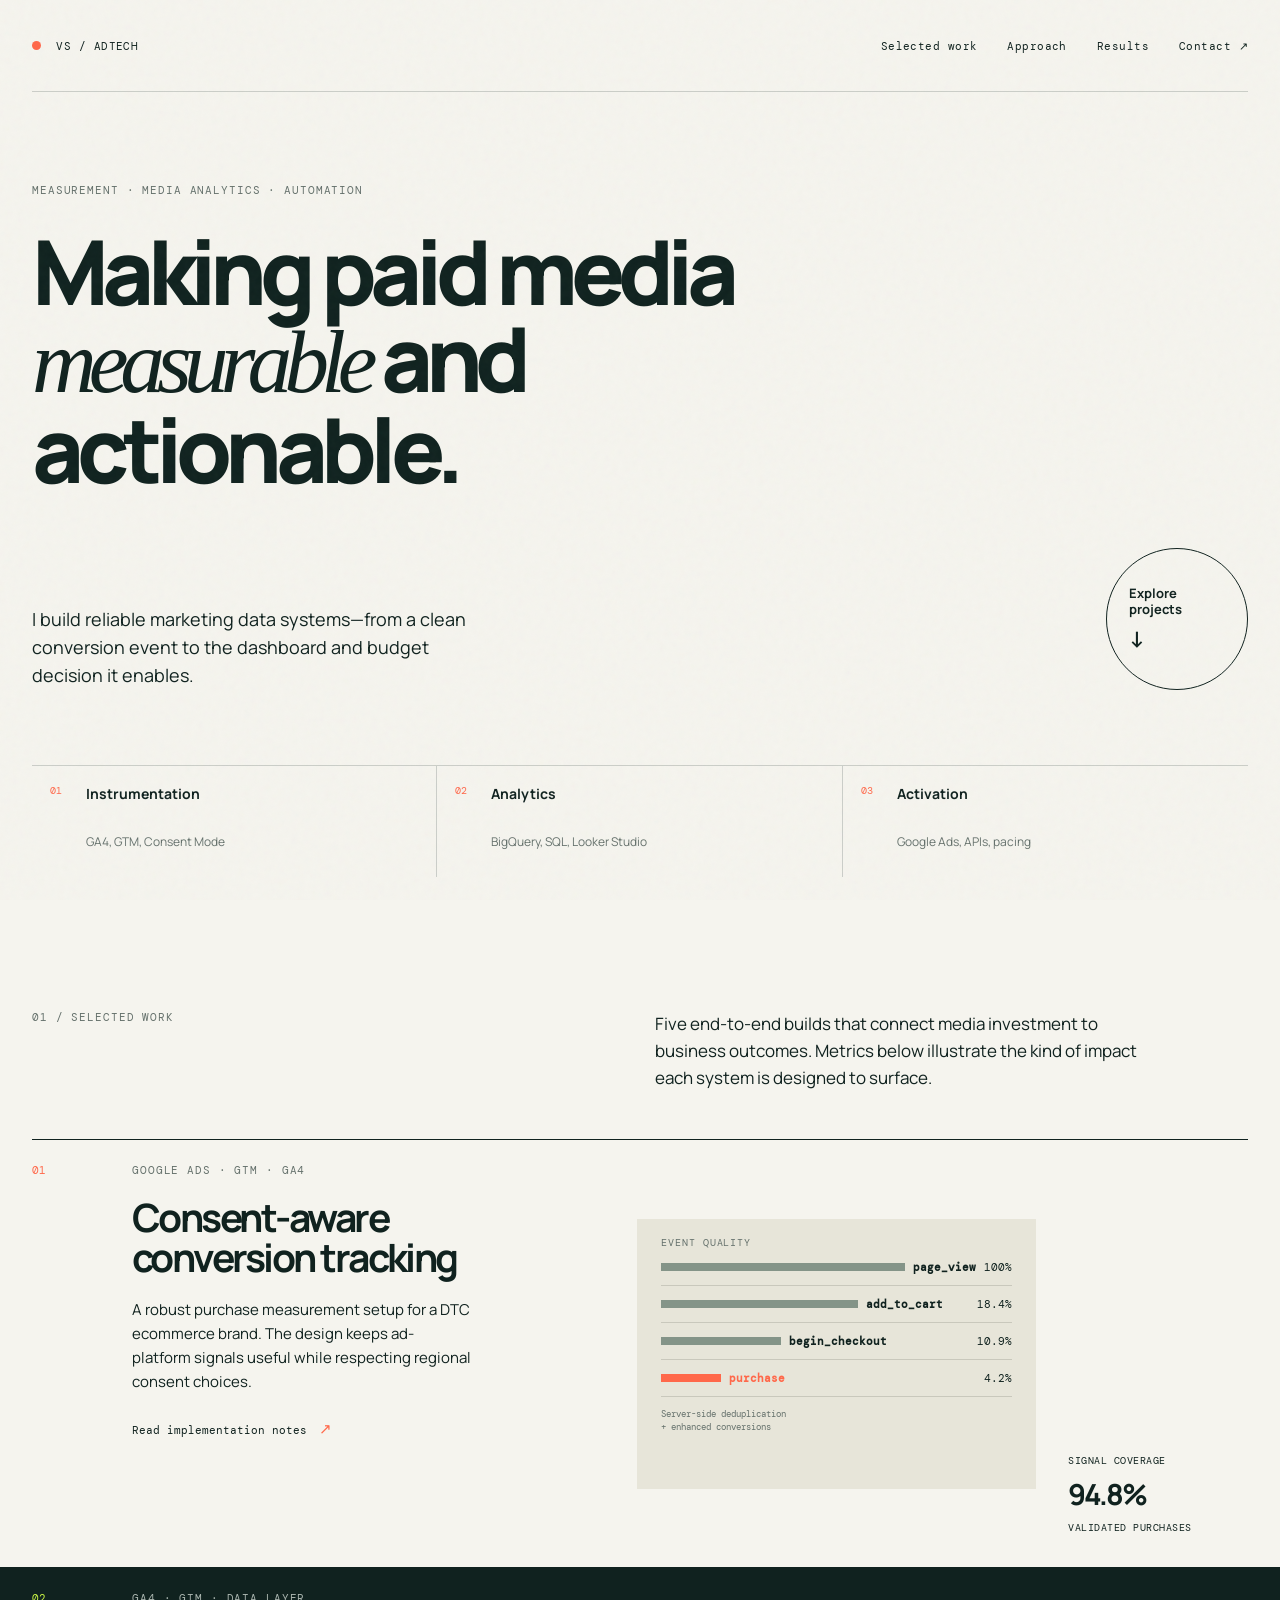
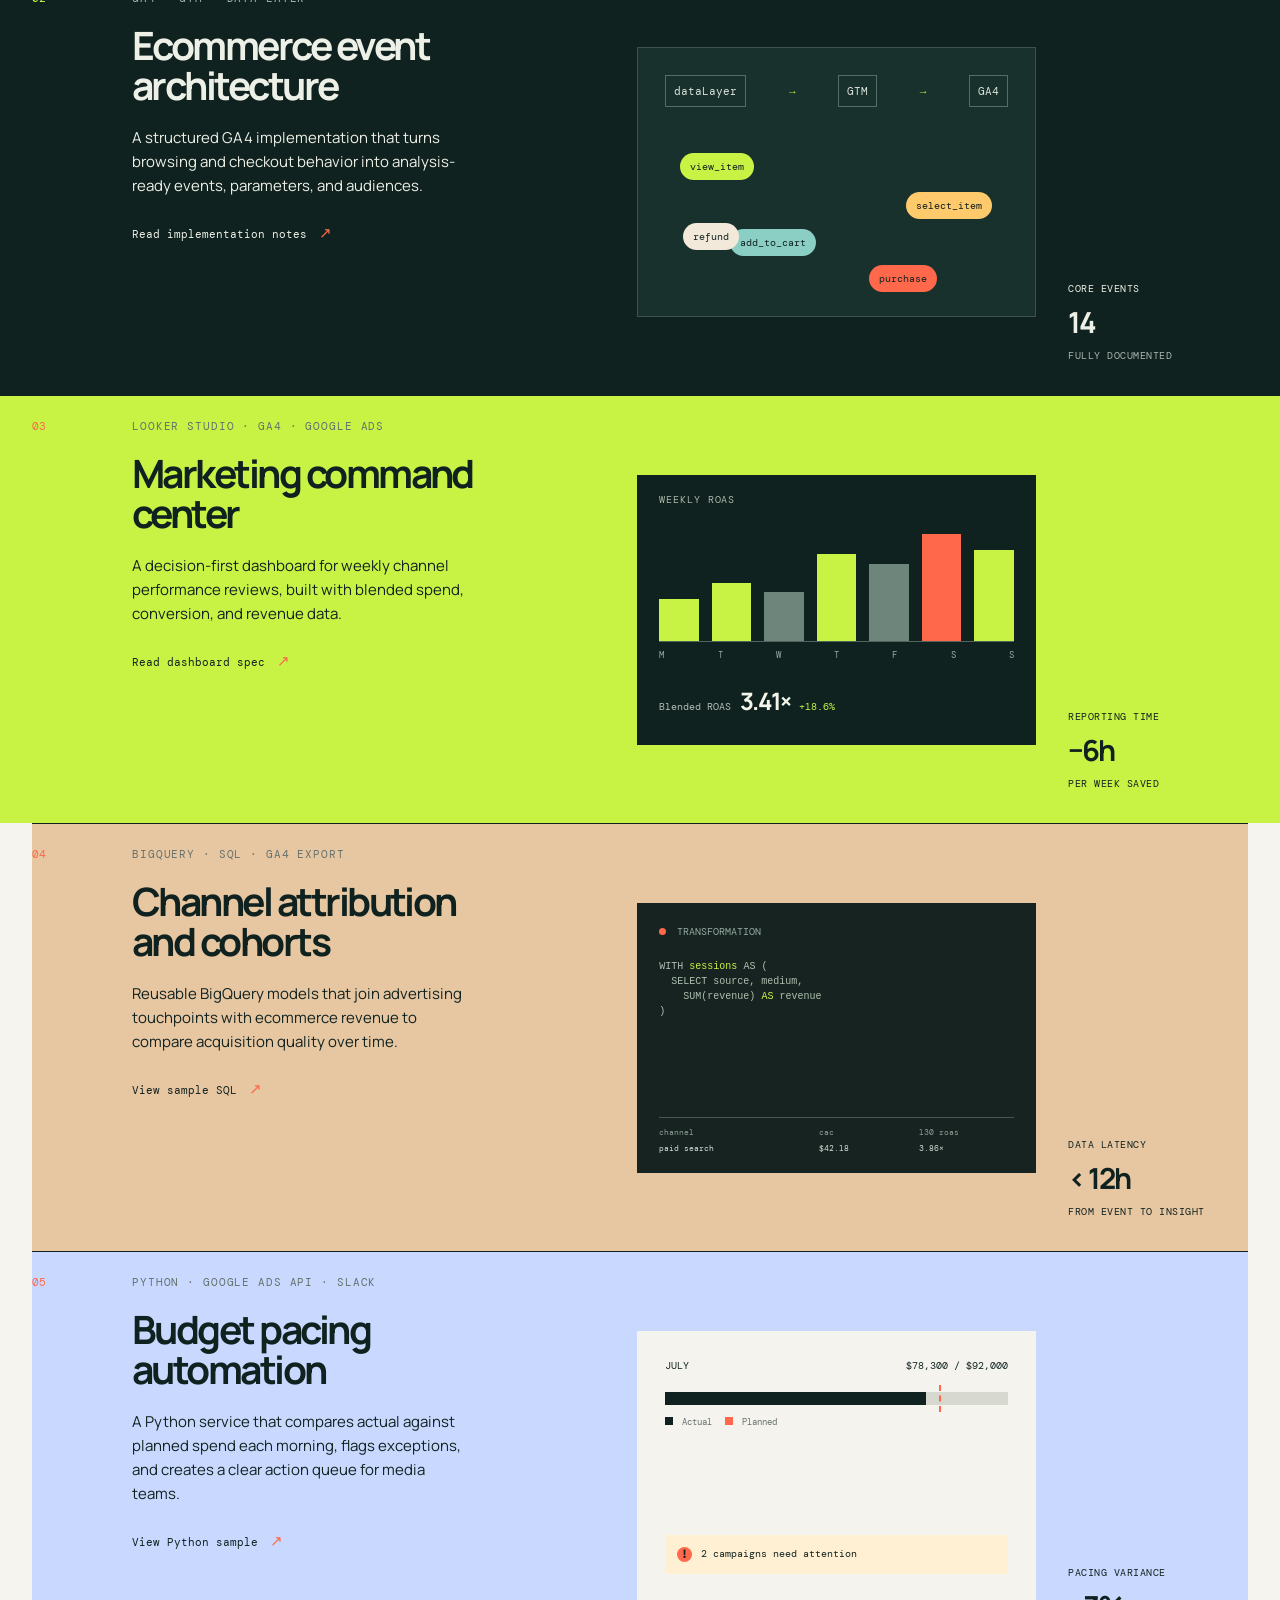
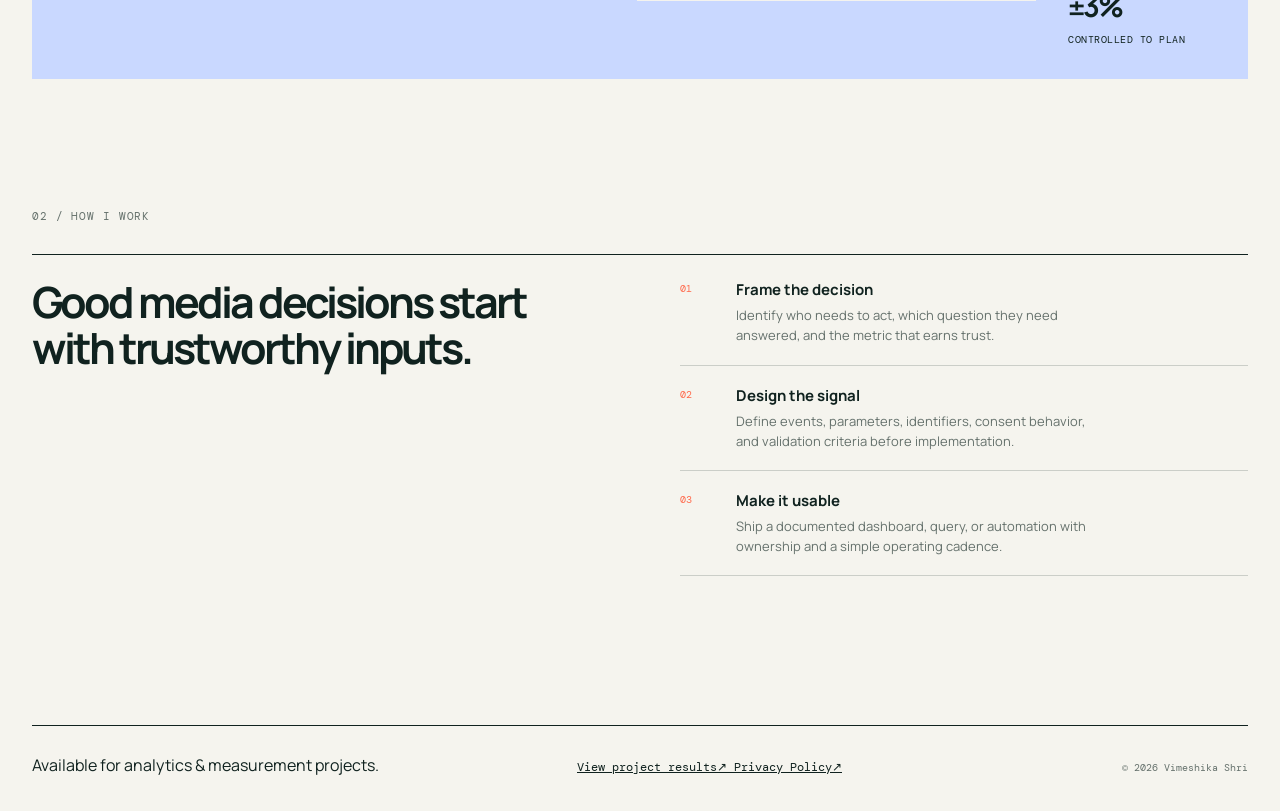
<file: index.html>
<!doctype html>
<html lang="en">
  <head>
    <meta charset="utf-8" />
    <meta name="viewport" content="width=device-width, initial-scale=1" />
    <meta name="description" content="A portfolio of practical AdTech, measurement, analytics, and automation work." />
    <title>Vimeshika Shri — AdTech Portfolio</title>
    <link rel="preconnect" href="https://fonts.googleapis.com" />
    <link rel="preconnect" href="https://fonts.gstatic.com" crossorigin />
    <link href="https://fonts.googleapis.com/css2?family=DM+Mono:wght@400;500&family=Manrope:wght@400;500;600;700;800&display=swap" rel="stylesheet" />
    <link rel="stylesheet" href="styles.css" />
  </head>
  <body>
    <div class="noise" aria-hidden="true"></div>
    <header class="topbar shell">
      <a class="brand" href="#top" aria-label="Vimeshika Shri home" data-vimeshika-label="Vimeshika Shri home"><span></span> VS / ADTECH</a>
      <nav aria-label="Main navigation">
        <a href="#work">Selected work</a>
        <a href="#approach">Approach</a>
        <a href="results.html">Results</a>
        <a href="mailto:vimeshika.balamurali@gmail.com">Contact ↗</a>
      </nav>
    </header>

    <main id="top">
      <section class="hero shell">
        <p class="eyebrow">Measurement · Media analytics · Automation</p>
        <h1>Making paid media<br /><em>measurable</em> and actionable.</h1>
        <div class="hero-foot">
          <p>I build reliable marketing data systems—from a clean conversion event to the dashboard and budget decision it enables.</p>
          <a class="round-link" href="#work">Explore projects <b>↓</b></a>
        </div>
        <div class="signal-grid" aria-label="Core capabilities">
          <div><span>01</span><strong>Instrumentation</strong><small>GA4, GTM, Consent Mode</small></div>
          <div><span>02</span><strong>Analytics</strong><small>BigQuery, SQL, Looker Studio</small></div>
          <div><span>03</span><strong>Activation</strong><small>Google Ads, APIs, pacing</small></div>
        </div>
      </section>

      <section class="work shell" id="work">
        <div class="section-head">
          <p class="eyebrow">01 / Selected work</p>
          <p class="intro">Five end-to-end builds that connect media investment to business outcomes. Metrics below illustrate the kind of impact each system is designed to surface.</p>
        </div>

        <article class="project project-featured">
          <div class="project-number">01</div>
          <div class="project-copy">
            <p class="tag">Google Ads · GTM · GA4</p>
            <h2>Consent-aware<br />conversion tracking</h2>
            <p class="description">A robust purchase measurement setup for a DTC ecommerce brand. The design keeps ad-platform signals useful while respecting regional consent choices.</p>
            <a href="projects/01_google_ads_conversion_tracking.md">Read implementation notes <span>↗</span></a>
          </div>
          <div class="visual visual-funnel" aria-label="Conversion measurement funnel visualization">
            <div class="viz-label">EVENT QUALITY</div>
            <div class="funnel-row"><i></i><b>page_view</b><span>100%</span></div>
            <div class="funnel-row"><i></i><b>add_to_cart</b><span>18.4%</span></div>
            <div class="funnel-row"><i></i><b>begin_checkout</b><span>10.9%</span></div>
            <div class="funnel-row active"><i></i><b>purchase</b><span>4.2%</span></div>
            <p>Server-side deduplication<br />+ enhanced conversions</p>
          </div>
          <div class="project-result"><span>Signal coverage</span><strong>94.8%</strong><small>validated purchases</small></div>
        </article>

        <article class="project project-dark">
          <div class="project-number">02</div>
          <div class="project-copy">
            <p class="tag">GA4 · GTM · Data layer</p>
            <h2>Ecommerce event<br />architecture</h2>
            <p class="description">A structured GA4 implementation that turns browsing and checkout behavior into analysis-ready events, parameters, and audiences.</p>
            <a href="projects/02_ga4_gtm_ecommerce.md">Read implementation notes <span>↗</span></a>
          </div>
          <div class="visual visual-events" aria-label="Ecommerce events architecture visualization">
            <div class="flow"><span>dataLayer</span><i>→</i><span>GTM</span><i>→</i><span>GA4</span></div>
            <div class="event-chip c1">view_item</div><div class="event-chip c2">select_item</div>
            <div class="event-chip c3">add_to_cart</div><div class="event-chip c4">purchase</div>
            <div class="event-chip c5">refund</div>
          </div>
          <div class="project-result"><span>Core events</span><strong>14</strong><small>fully documented</small></div>
        </article>

        <article class="project project-light">
          <div class="project-number">03</div>
          <div class="project-copy">
            <p class="tag">Looker Studio · GA4 · Google Ads</p>
            <h2>Marketing command<br />center</h2>
            <p class="description">A decision-first dashboard for weekly channel performance reviews, built with blended spend, conversion, and revenue data.</p>
            <a href="projects/03_looker_marketing_dashboard.md">Read dashboard spec <span>↗</span></a>
          </div>
          <div class="visual visual-chart" aria-label="Marketing dashboard visualization">
            <div class="viz-label">WEEKLY ROAS</div>
            <div class="chart-bars"><i style="height:35%"></i><i style="height:48%"></i><i style="height:41%"></i><i style="height:72%"></i><i style="height:64%"></i><i style="height:89%"></i><i style="height:76%"></i></div>
            <div class="chart-axis"><span>M</span><span>T</span><span>W</span><span>T</span><span>F</span><span>S</span><span>S</span></div>
            <div class="chart-kpi"><span>Blended ROAS</span><b>3.41×</b><em>+18.6%</em></div>
          </div>
          <div class="project-result"><span>Reporting time</span><strong>−6h</strong><small>per week saved</small></div>
        </article>

        <article class="project project-sand">
          <div class="project-number">04</div>
          <div class="project-copy">
            <p class="tag">BigQuery · SQL · GA4 export</p>
            <h2>Channel attribution<br />and cohorts</h2>
            <p class="description">Reusable BigQuery models that join advertising touchpoints with ecommerce revenue to compare acquisition quality over time.</p>
            <a href="projects/04_bigquery_marketing_analytics.sql">View sample SQL <span>↗</span></a>
          </div>
          <div class="visual visual-sql" aria-label="SQL data model visualization">
            <div class="sql-title"><i></i> TRANSFORMATION</div>
            <code>WITH <b>sessions</b> AS (</code>
            <code>&nbsp;&nbsp;SELECT source, medium,</code>
            <code>&nbsp;&nbsp;&nbsp;&nbsp;SUM(revenue) <b>AS</b> revenue</code>
            <code>)</code>
            <div class="sql-output"><span>channel</span><span>cac</span><span>l30 roas</span><b>paid search</b><b>$42.18</b><b>3.86×</b></div>
          </div>
          <div class="project-result"><span>Data latency</span><strong>&lt; 12h</strong><small>from event to insight</small></div>
        </article>

        <article class="project project-ink">
          <div class="project-number">05</div>
          <div class="project-copy">
            <p class="tag">Python · Google Ads API · Slack</p>
            <h2>Budget pacing<br />automation</h2>
            <p class="description">A Python service that compares actual against planned spend each morning, flags exceptions, and creates a clear action queue for media teams.</p>
            <a href="projects/05_google_ads_budget_pacer.py">View Python sample <span>↗</span></a>
          </div>
          <div class="visual visual-pacing" aria-label="Budget pacing visualization">
            <div class="pace-head"><span>JULY</span><b>$78,300 / $92,000</b></div>
            <div class="pace-track"><i></i><b></b></div>
            <div class="pace-legend"><span><i></i> Actual</span><span><i></i> Planned</span></div>
            <div class="alert"><b>!</b><span>2 campaigns need attention</span></div>
          </div>
          <div class="project-result"><span>Pacing variance</span><strong>±3%</strong><small>controlled to plan</small></div>
        </article>
      </section>

      <section class="approach shell" id="approach">
        <p class="eyebrow">02 / How I work</p>
        <div class="approach-grid">
          <h2>Good media decisions start with trustworthy inputs.</h2>
          <ol>
            <li><span>01</span><div><b>Frame the decision</b><p>Identify who needs to act, which question they need answered, and the metric that earns trust.</p></div></li>
            <li><span>02</span><div><b>Design the signal</b><p>Define events, parameters, identifiers, consent behavior, and validation criteria before implementation.</p></div></li>
            <li><span>03</span><div><b>Make it usable</b><p>Ship a documented dashboard, query, or automation with ownership and a simple operating cadence.</p></div></li>
          </ol>
        </div>
      </section>
    </main>

    <footer class="shell">
      <p>Available for analytics & measurement projects.</p>
      <p><a href="results.html">View project results↗ </a>
      <a href="privacy-policy.html">Privacy Policy↗</a></p>
      <p><small>© 2026 Vimeshika Shri</small></p>
    </footer>
  </body>
</html>
</file>
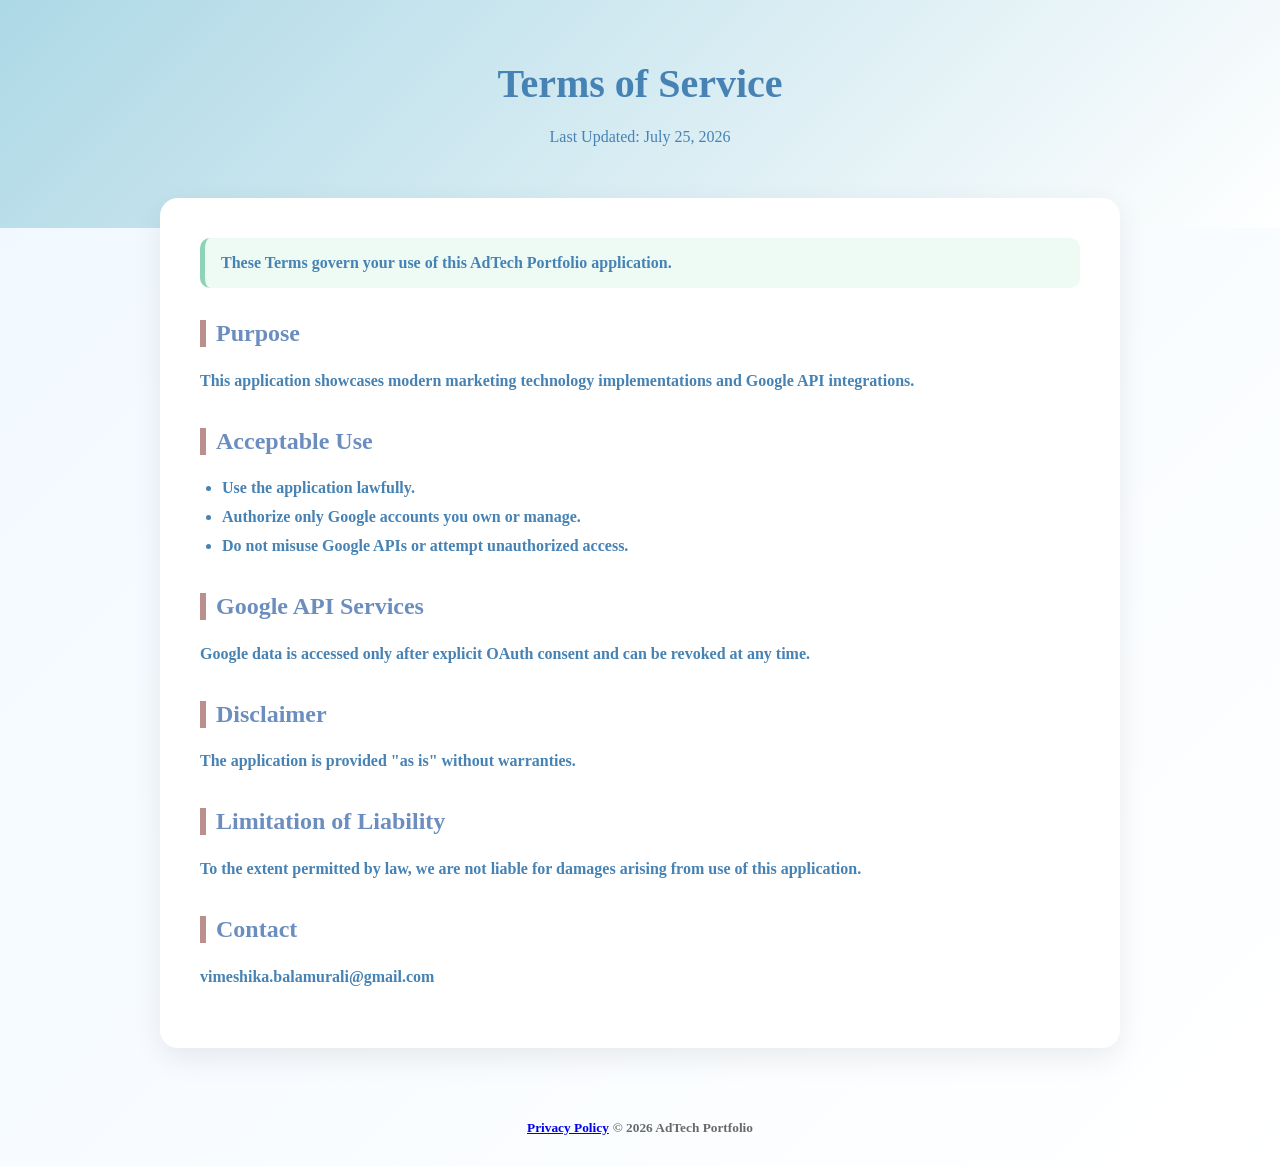
<file: preview.html>
<!doctype html><html><head><meta charset="utf-8"><meta name="viewport" content="width=device-width,initial-scale=1"><title>Terms of Service</title><style>
:root{--bg:#ffffff;--card:#ffffff;--primary:#6c8ebf;--accent:#bc8f8f;--lav:#F0F8FF;--text:#4682B4}
*{box-sizing:border-box}body{margin:0;font-family:Garamond,Georgia,Times New Roman;background:linear-gradient(135deg,var(--lav),var(--bg));color:var(--text)}
.hero{padding:60px 20px;text-align:center;background:linear-gradient(135deg,#ADD8E6,#FFFFFF)}
.container{max-width:960px;margin:-30px auto 40px;background:var(--card);padding:40px;border-radius:18px;box-shadow:0 10px 30px rgba(0,0,0,.08)}
h1{margin:0;font-size:2.5rem}h2{color:var(--primary);margin-top:2rem;border-left:6px solid var(--accent);padding-left:10px}
p,li{line-height:1.8}ul{padding-left:22px}.note{background:#eefbf5;padding:16px;border-radius:10px;border-left:5px solid #8fd3b6}
footer{text-align:center;padding:30px;color:#696969}
</style></head><body><div class="hero"><h1>Terms of Service</h1><p>Last Updated: July 25, 2026</p></div><div class="container">
<div class='note'><b>These Terms govern your use of this AdTech Portfolio application.<b></div>
<h2>Purpose</h2><p><b>This application showcases modern marketing technology implementations and Google API integrations.<b></p>
<h2>Acceptable Use</h2><ul><li>Use the application lawfully.</li><li>Authorize only Google accounts you own or manage.</li><li>Do not misuse Google APIs or attempt unauthorized access.</li></ul>
<h2>Google API Services</h2><p>Google data is accessed only after explicit OAuth consent and can be revoked at any time.</p>
<h2>Disclaimer</h2><p>The application is provided "as is" without warranties.</p>
<h2>Limitation of Liability</h2><p>To the extent permitted by law, we are not liable for damages arising from use of this application.</p>
<h2>Contact</h2><p>vimeshika.balamurali@gmail.com</p>
</div><footer>
    <a href="privacy-policy.html"><small>Privacy Policy</small></a>
    <small>© 2026 AdTech Portfolio</small>
</footer></body></html>
</file>
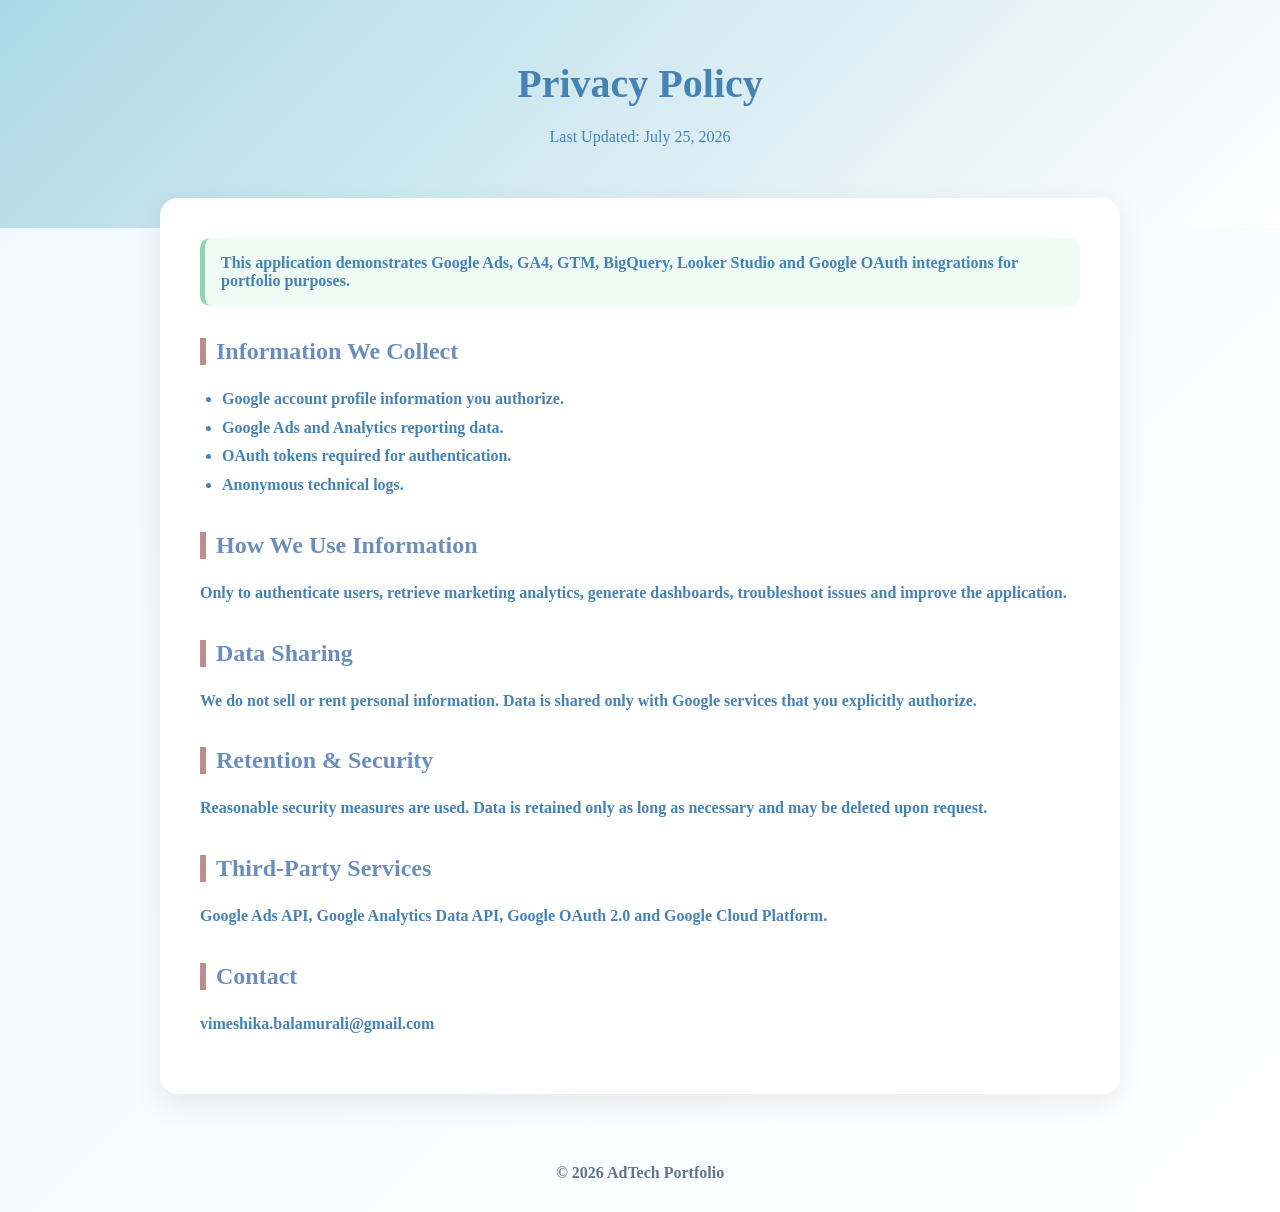
<file: privacy-policy.html>
<!doctype html><html><head><meta charset="utf-8"><meta name="viewport" content="width=device-width,initial-scale=1"><title>Privacy Policy</title><style>
:root{--bg:#ffffff;--card:#ffffff;--primary:#6c8ebf;--accent:#bc8f8f;--lav:#F0F8FF;--text:#4682B4}
*{box-sizing:border-box}body{margin:0;font-family:Garamond,Georgia,Times New Roman;background:linear-gradient(135deg,var(--lav),var(--bg));color:var(--text)}
.hero{padding:60px 20px;text-align:center;background:linear-gradient(135deg,#ADD8E6,#FFFFFF)}
.container{max-width:960px;margin:-30px auto 40px;background:var(--card);padding:40px;border-radius:18px;box-shadow:0 10px 30px rgba(0,0,0,.08)}
h1{margin:0;font-size:2.5rem}h2{color:var(--primary);margin-top:2rem;border-left:6px solid var(--accent);padding-left:10px}
p,li{line-height:1.8}ul{padding-left:22px}.note{background:#eefbf5;padding:16px;border-radius:10px;border-left:5px solid #8fd3b6}
footer{text-align:center;padding:30px;color:#64748b}
</style></head><body><div class="hero"><h1>Privacy Policy</h1><p>Last Updated: July 25, 2026</p></div><div class="container">
<div class='note'><b>This application demonstrates Google Ads, GA4, GTM, BigQuery, Looker Studio and Google OAuth integrations for portfolio purposes.<b></div>
<h2>Information We Collect</h2><ul><li>Google account profile information you authorize.</li><li>Google Ads and Analytics reporting data.</li><li>OAuth tokens required for authentication.</li><li>Anonymous technical logs.</li></ul>
<h2>How We Use Information</h2><p>Only to authenticate users, retrieve marketing analytics, generate dashboards, troubleshoot issues and improve the application.</p>
<h2>Data Sharing</h2><p>We do not sell or rent personal information. Data is shared only with Google services that you explicitly authorize.</p>
<h2>Retention & Security</h2><p>Reasonable security measures are used. Data is retained only as long as necessary and may be deleted upon request.</p>
<h2>Third‑Party Services</h2><p>Google Ads API, Google Analytics Data API, Google OAuth 2.0 and Google Cloud Platform.</p>
<h2>Contact</h2><p>vimeshika.balamurali@gmail.com</p>
</div><footer>© 2026 AdTech Portfolio</footer></body></html>
</file>
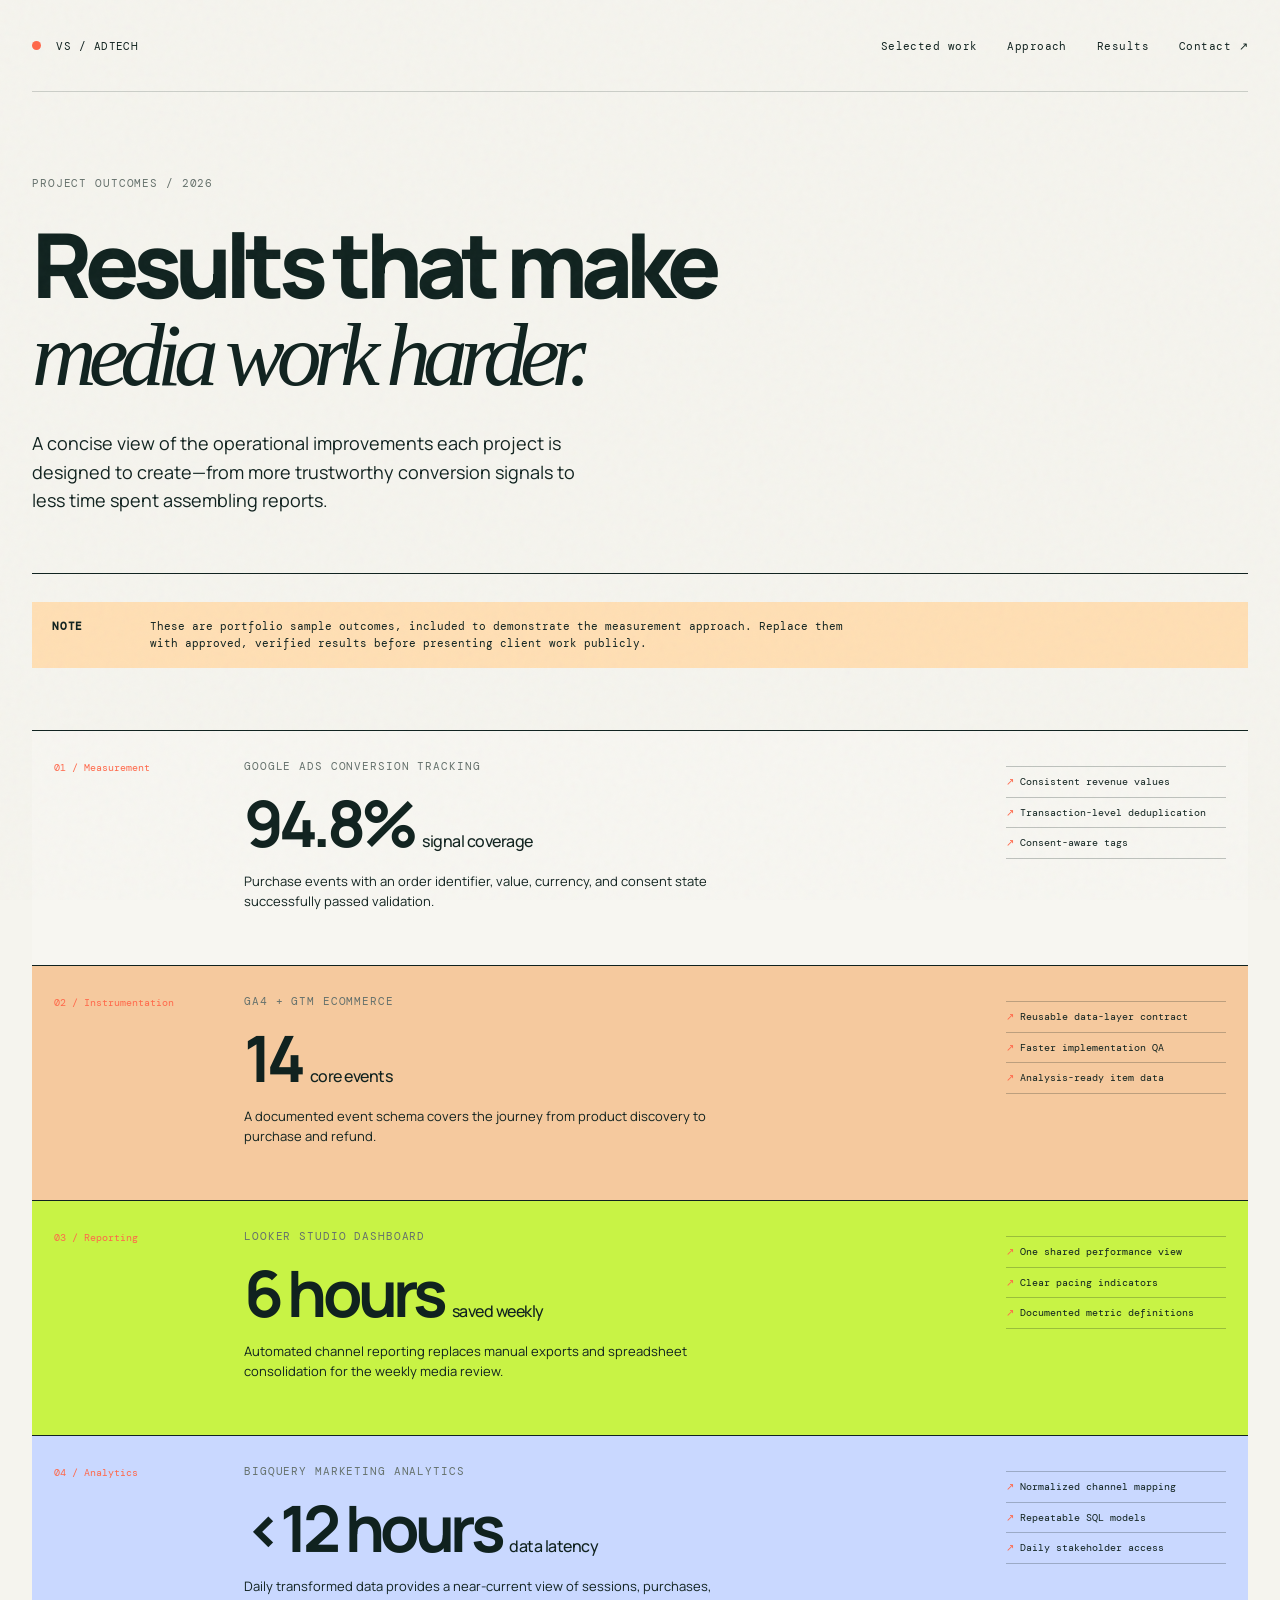
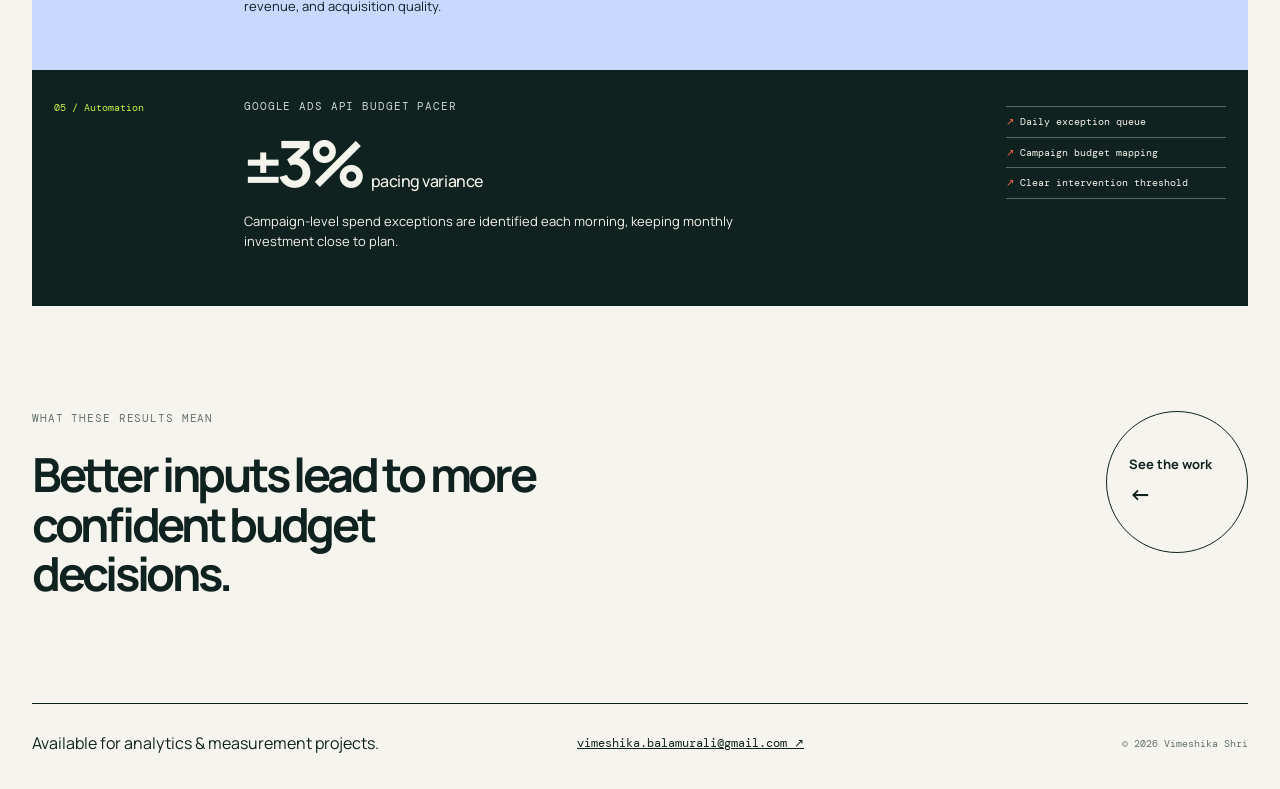
<file: results.html>
<!doctype html>
<html lang="en">
  <head>
    <meta charset="utf-8" />
    <meta name="viewport" content="width=device-width, initial-scale=1" />
    <meta name="description" content="Illustrative outcomes from AdTech measurement, analytics, and automation projects." />
    <title>Project Results — Vimeshika Shri</title>
    <link rel="preconnect" href="https://fonts.googleapis.com" />
    <link rel="preconnect" href="https://fonts.gstatic.com" crossorigin />
    <link href="https://fonts.googleapis.com/css2?family=DM+Mono:wght@400;500&family=Manrope:wght@400;500;600;700;800&display=swap" rel="stylesheet" />
    <link rel="stylesheet" href="styles.css" />
    <style>
      .results-page{padding-top:84px}.results-hero{border-bottom:1px solid var(--ink);padding-bottom:58px}.results-hero h1{font-size:clamp(49px,7vw,94px);margin-bottom:30px}.results-lead{font-size:18px;line-height:1.6;max-width:570px;margin:0}.results-note{margin:28px 0 62px;background:#ffdfb4;padding:16px 20px;display:grid;grid-template-columns:82px 1fr;gap:16px;font:11px/1.55 var(--mono)}.results-note b{text-transform:uppercase;letter-spacing:.07em}.results-note p{margin:0;max-width:720px}.result-list{border-top:1px solid var(--ink)}.result-row{display:grid;grid-template-columns:160px 1fr 220px;gap:30px;padding:28px 22px;min-height:235px;border-bottom:1px solid var(--ink);background:#f7f6f1}.result-row:nth-child(even){background:#e8e4d9}.result-id{font:10px var(--mono);color:var(--orange);margin:2px 0}.result-row .tag{color:var(--muted)}.result-row h2{font-size:clamp(42px,5vw,65px);line-height:1;letter-spacing:-.075em;margin:18px 0 16px}.result-row h2 span{font:500 16px var(--sans);letter-spacing:-.03em}.result-row div>p:last-child{font-size:13px;line-height:1.55;max-width:500px;margin:0}.result-row ul{list-style:none;padding:0;margin:7px 0 0;border-top:1px solid rgba(16,34,31,.25)}.result-row li{font:10px/1.35 var(--mono);padding:8px 0;border-bottom:1px solid rgba(16,34,31,.25)}.result-row li:before{content:'↗';color:var(--orange);margin-right:6px}.result-peach{background:#f5c99e!important}.result-green{background:var(--acid)!important}.result-blue{background:#c9d8ff!important}.result-dark{background:var(--ink)!important;color:#f4f4ec}.result-dark .tag{color:#c8d5ce}.result-dark .result-id{color:var(--acid)}.result-dark ul,.result-dark li{border-color:#566963!important}.results-close{display:grid;grid-template-columns:1fr 1fr;gap:30px;padding:105px 0}.results-close h2{font-size:47px;line-height:1.05;letter-spacing:-.07em;margin:25px 0 0;max-width:540px}.results-close .round-link{justify-self:end}@media(max-width:800px){.results-page{padding-top:56px}.results-note{grid-template-columns:1fr;gap:6px;margin-bottom:42px}.result-row{grid-template-columns:1fr;padding:22px 0;gap:13px}.result-row ul{max-width:300px}.results-close{grid-template-columns:1fr;padding:70px 0}.results-close .round-link{justify-self:start}.results-close h2{font-size:39px}}
    </style>
  </head>
  <body>
    <div class="noise" aria-hidden="true"></div>
    <header class="topbar shell">
      <a class="brand" href="index.html" aria-label="Vimeshika Shri home" data-vimeshika-label="Vimeshika Shri home"><span></span> VS / ADTECH</a>
      <nav aria-label="Main navigation"><a href="index.html#work">Selected work</a><a href="index.html#approach">Approach</a><a href="results.html">Results</a><a href="mailto:vimeshika.balamurali@gmail.com">Contact ↗</a></nav>
    </header>
    <main class="shell results-page">
      <section class="results-hero">
        <p class="eyebrow">Project outcomes / 2026</p>
        <h1>Results that make<br /><em>media work harder.</em></h1>
        <p class="results-lead">A concise view of the operational improvements each project is designed to create—from more trustworthy conversion signals to less time spent assembling reports.</p>
      </section>
      <aside class="results-note"><b>Note</b><p>These are portfolio sample outcomes, included to demonstrate the measurement approach. Replace them with approved, verified results before presenting client work publicly.</p></aside>
      <section class="result-list" aria-label="Project outcomes">
        <article class="result-row"><p class="result-id">01 / Measurement</p><div><p class="tag">Google Ads conversion tracking</p><h2>94.8% <span>signal coverage</span></h2><p>Purchase events with an order identifier, value, currency, and consent state successfully passed validation.</p></div><ul><li>Consistent revenue values</li><li>Transaction-level deduplication</li><li>Consent-aware tags</li></ul></article>
        <article class="result-row result-peach"><p class="result-id">02 / Instrumentation</p><div><p class="tag">GA4 + GTM ecommerce</p><h2>14 <span>core events</span></h2><p>A documented event schema covers the journey from product discovery to purchase and refund.</p></div><ul><li>Reusable data-layer contract</li><li>Faster implementation QA</li><li>Analysis-ready item data</li></ul></article>
        <article class="result-row result-green"><p class="result-id">03 / Reporting</p><div><p class="tag">Looker Studio dashboard</p><h2>6 hours <span>saved weekly</span></h2><p>Automated channel reporting replaces manual exports and spreadsheet consolidation for the weekly media review.</p></div><ul><li>One shared performance view</li><li>Clear pacing indicators</li><li>Documented metric definitions</li></ul></article>
        <article class="result-row result-blue"><p class="result-id">04 / Analytics</p><div><p class="tag">BigQuery marketing analytics</p><h2>&lt;12 hours <span>data latency</span></h2><p>Daily transformed data provides a near-current view of sessions, purchases, revenue, and acquisition quality.</p></div><ul><li>Normalized channel mapping</li><li>Repeatable SQL models</li><li>Daily stakeholder access</li></ul></article>
        <article class="result-row result-dark"><p class="result-id">05 / Automation</p><div><p class="tag">Google Ads API budget pacer</p><h2>±3% <span>pacing variance</span></h2><p>Campaign-level spend exceptions are identified each morning, keeping monthly investment close to plan.</p></div><ul><li>Daily exception queue</li><li>Campaign budget mapping</li><li>Clear intervention threshold</li></ul></article>
      </section>
      <section class="results-close"><div><p class="eyebrow">What these results mean</p><h2>Better inputs lead to more confident budget decisions.</h2></div><a class="round-link" href="index.html#work">See the work <b>←</b></a></section>
    </main>
    <footer class="shell"><p>Available for analytics &amp; measurement projects.</p><a href="mailto:vimeshika.balamurali@gmail.com">vimeshika.balamurali@gmail.com ↗</a><small>© 2026 Vimeshika Shri</small></footer>
  </body>
</html>
</file>
<file: styles.css>
:root{--ink:#10221f;--paper:#f5f4ee;--acid:#c8f345;--orange:#ff684a;--muted:#65716c;--line:rgba(16,34,31,.18);--mono:"DM Mono",monospace;--sans:"Manrope",sans-serif}*{box-sizing:border-box}html{scroll-behavior:smooth}body{margin:0;background:var(--paper);color:var(--ink);font-family:var(--sans);font-size:15px}.noise{position:fixed;inset:0;opacity:.035;pointer-events:none;background-image:url("data:image/svg+xml,%3Csvg viewBox='0 0 180 180' xmlns='http://www.w3.org/2000/svg'%3E%3Cfilter id='n'%3E%3CfeTurbulence type='fractalNoise' baseFrequency='.75' numOctaves='4' stitchTiles='stitch'/%3E%3C/filter%3E%3Crect width='100%25' height='100%25' filter='url(%23n)' opacity='.9'/%3E%3C/svg%3E");z-index:2}.shell{width:min(1240px,calc(100% - 64px));margin:auto}.topbar{height:92px;display:flex;align-items:center;justify-content:space-between;border-bottom:1px solid var(--line)}.brand,.topbar a{color:inherit;text-decoration:none;font-family:var(--mono);font-size:11px;letter-spacing:.04em}.brand span{display:inline-block;width:9px;height:9px;border-radius:50%;background:var(--orange);margin-right:8px}.topbar nav{display:flex;gap:30px}.topbar nav a:hover,.project a:hover{color:var(--orange)}.hero{padding:91px 0 55px}.eyebrow,.tag{font-family:var(--mono);font-size:11px;letter-spacing:.08em;text-transform:uppercase;margin:0}.eyebrow{color:var(--muted)}h1{font-size:clamp(52px,7vw,100px);line-height:.97;letter-spacing:-.075em;margin:31px 0 55px;font-weight:800;max-width:920px}h1 em{font-family:Georgia,serif;font-weight:400;letter-spacing:-.09em}.hero-foot{display:flex;align-items:end;justify-content:space-between;gap:40px;padding-bottom:75px}.hero-foot p{font-size:18px;line-height:1.55;max-width:470px;margin:0}.round-link{border:1px solid var(--ink);width:142px;height:142px;border-radius:50%;display:flex;flex-direction:column;justify-content:center;padding:22px;color:inherit;text-decoration:none;font-weight:700;font-size:13px;line-height:1.25}.round-link b{font-size:22px;margin-top:8px}.round-link:hover{background:var(--acid)}.signal-grid{border-top:1px solid var(--line);display:grid;grid-template-columns:repeat(3,1fr)}.signal-grid div{min-height:111px;padding:18px 18px 0;border-right:1px solid var(--line);display:grid;grid-template-columns:36px 1fr;grid-template-rows:auto auto}.signal-grid div:last-child{border:0}.signal-grid span{font-family:var(--mono);font-size:10px;color:var(--orange);grid-row:1/3}.signal-grid strong{font-size:14px}.signal-grid small{color:var(--muted);font-size:12px;margin-top:3px}.work{padding:78px 0 0}.section-head{display:grid;grid-template-columns:1fr 1fr;gap:30px;margin-bottom:48px}.intro{font-size:17px;line-height:1.6;margin:0;max-width:495px}.project{position:relative;min-height:428px;border-top:1px solid var(--ink);padding:23px 0;display:grid;grid-template-columns:80px 1.12fr 1fr 180px;gap:20px;overflow:hidden}.project-number{font-family:var(--mono);font-size:11px;color:var(--orange)}.project-copy{position:relative;z-index:1}.tag{color:var(--muted)}.project h2{font-size:39px;letter-spacing:-.065em;line-height:1.02;margin:21px 0 20px}.description{line-height:1.6;max-width:340px;margin:0 0 24px}.project a{font-family:var(--mono);font-size:11px;color:inherit;text-decoration:none}.project a span{color:var(--orange);font-size:15px;margin-left:5px}.project-result{align-self:end;padding-bottom:10px;position:relative;z-index:1}.project-result span,.project-result small{display:block;font-family:var(--mono);font-size:10px;text-transform:uppercase;letter-spacing:.05em}.project-result strong{font-size:29px;display:block;letter-spacing:-.07em;margin:7px 0}.visual{position:relative;align-self:center;height:270px;margin:0 12px}.viz-label{font:10px var(--mono);letter-spacing:.09em;color:var(--muted)}.visual-funnel{padding:17px 24px;background:#e7e5d9}.funnel-row{height:37px;display:flex;align-items:center;gap:8px;border-bottom:1px solid #c9c8bc;font:11px var(--mono)}.funnel-row i{height:8px;background:#849488;width:var(--w,70%)}.funnel-row:nth-of-type(2) i{width:88%}.funnel-row:nth-of-type(3) i{width:56%}.funnel-row:nth-of-type(4) i{width:34%}.funnel-row:nth-of-type(5) i{width:17%;background:var(--orange)}.funnel-row span{margin-left:auto}.funnel-row.active b{color:var(--orange)}.visual-funnel p{font:9px/1.5 var(--mono);margin:11px 0;color:var(--muted)}.project-dark{background:var(--ink);color:#edf0e7;border-color:var(--ink);margin-left:calc((100vw - min(1240px,calc(100vw - 64px)))/-2);margin-right:calc((100vw - min(1240px,calc(100vw - 64px)))/-2);padding-left:max(calc((100vw - 1240px)/2),32px);padding-right:max(calc((100vw - 1240px)/2),32px)}.project-dark .tag,.project-dark .project-result small{color:#aab5af}.project-dark .project-number{color:var(--acid)}.project-dark a:hover{color:var(--acid)}.visual-events{background:#18312d;border:1px solid #3b514d;padding:27px}.flow{display:flex;align-items:center;justify-content:space-between;font:11px var(--mono);color:#dbe2d9}.flow span{border:1px solid #566c67;padding:8px}.flow i{color:var(--acid);font-style:normal}.event-chip{position:absolute;padding:7px 10px;border-radius:14px;font:10px var(--mono);background:var(--acid);color:var(--ink)}.c1{top:105px;left:42px}.c2{top:144px;right:43px;background:#ffca6c}.c3{top:181px;left:92px;background:#8bcfc4}.c4{bottom:24px;right:98px;background:var(--orange)}.c5{bottom:66px;left:45px;background:#f2e9db}.project-light{background:#c8f345;margin:0 calc((100vw - min(1240px,calc(100vw - 64px)))/-2);padding-left:max(calc((100vw - 1240px)/2),32px);padding-right:max(calc((100vw - 1240px)/2),32px);border-color:var(--ink)}.visual-chart{background:var(--ink);padding:18px 22px;color:#f4f5eb}.visual-chart .viz-label{color:#abb7aa}.chart-bars{height:136px;border-bottom:1px solid #52645d;display:flex;gap:13px;align-items:end;padding:15px 0 0}.chart-bars i{flex:1;background:var(--acid);min-width:10px}.chart-bars i:nth-child(3),.chart-bars i:nth-child(5){background:#6d857b}.chart-bars i:nth-child(6){background:var(--orange)}.chart-axis{display:flex;justify-content:space-between;color:#9aa9a2;font:9px var(--mono);padding-top:7px}.chart-kpi{display:flex;align-items:baseline;gap:9px;margin-top:23px}.chart-kpi span{font:10px var(--mono);color:#b5beb7}.chart-kpi b{font-size:24px;letter-spacing:-.08em}.chart-kpi em{font:10px var(--mono);color:var(--acid);font-style:normal}.project-sand{background:#e7c6a2;border-color:var(--ink)}.visual-sql{background:#172320;color:#d6e1da;padding:22px;font-family:var(--mono)}.sql-title{font-size:10px;color:#94aaa1;margin-bottom:21px}.sql-title i{display:inline-block;width:7px;height:7px;border-radius:50%;background:var(--orange);margin-right:5px}.visual-sql code{font-size:10px;display:block;line-height:1.5;color:#adbfaf}.visual-sql code b{color:var(--acid);font-weight:400}.sql-output{position:absolute;bottom:20px;left:22px;right:22px;display:grid;grid-template-columns:1.3fr .8fr .8fr;gap:6px;border-top:1px solid #465750;padding-top:9px;font-size:8px}.sql-output span{color:#8da097}.sql-output b{font-weight:400;font-size:8px}.project-ink{background:#c9d8ff;border-color:var(--ink)}.visual-pacing{background:#f4f3ee;padding:28px}.pace-head{display:flex;justify-content:space-between;font:10px var(--mono)}.pace-head b{font-weight:400}.pace-track{height:13px;background:#d7d8d0;margin:20px 0 11px;position:relative}.pace-track i{display:block;background:var(--ink);height:100%;width:76%}.pace-track b{position:absolute;left:80%;top:-7px;height:27px;border-left:2px dashed var(--orange)}.pace-legend{display:flex;gap:13px;font:9px var(--mono);color:var(--muted)}.pace-legend i{display:inline-block;width:8px;height:8px;background:var(--ink);margin-right:4px}.pace-legend span:last-child i{background:var(--orange)}.alert{position:absolute;left:28px;right:28px;bottom:27px;padding:12px;background:#fff0d3;font:10px var(--mono);display:flex;gap:9px}.alert b{background:var(--orange);width:15px;height:15px;text-align:center;border-radius:50%;font-size:11px}.approach{padding:130px 0}.approach-grid{margin-top:31px;border-top:1px solid var(--ink);padding-top:24px;display:grid;grid-template-columns:1fr 1fr;gap:80px}.approach h2{font-size:43px;line-height:1.06;letter-spacing:-.07em;margin:0;max-width:500px}.approach ol{list-style:none;margin:0;padding:0}.approach li{border-bottom:1px solid var(--line);padding:0 0 19px;margin-bottom:19px;display:grid;grid-template-columns:45px 1fr;gap:11px}.approach li>span{font:10px var(--mono);color:var(--orange);padding-top:3px}.approach li b{font-size:15px}.approach li p{font-size:13px;line-height:1.55;color:var(--muted);margin:5px 0 0;max-width:350px}footer{border-top:1px solid var(--ink);padding:28px 0 35px;display:grid;grid-template-columns:1fr 1fr auto;align-items:center}footer p{font-size:16px;margin:0}footer a{font-family:var(--mono);font-size:12px;color:inherit}footer small{font:10px var(--mono);color:var(--muted)}@media(max-width:800px){.shell{width:calc(100% - 36px)}.topbar{height:70px}.topbar nav a:not(:last-child){display:none}.hero{padding-top:65px}.hero-foot{padding-bottom:45px}.signal-grid{grid-template-columns:1fr}.signal-grid div{border-bottom:1px solid var(--line);border-right:0;min-height:80px}.section-head,.approach-grid{grid-template-columns:1fr;gap:28px}.project{grid-template-columns:35px 1fr;gap:10px;padding:20px 0 32px}.project-copy{grid-column:2}.visual{grid-column:1/3;margin:14px 0;height:240px}.project-result{grid-column:2;align-self:auto}.project-dark,.project-light{margin-left:-18px;margin-right:-18px;padding-left:18px;padding-right:18px}.project h2{font-size:34px}.approach{padding:75px 0}footer{grid-template-columns:1fr;gap:13px}.hero-foot{align-items:flex-start;flex-direction:column}.round-link{width:110px;height:110px}.signal-grid{border-bottom:1px solid var(--line)}}
</file>
